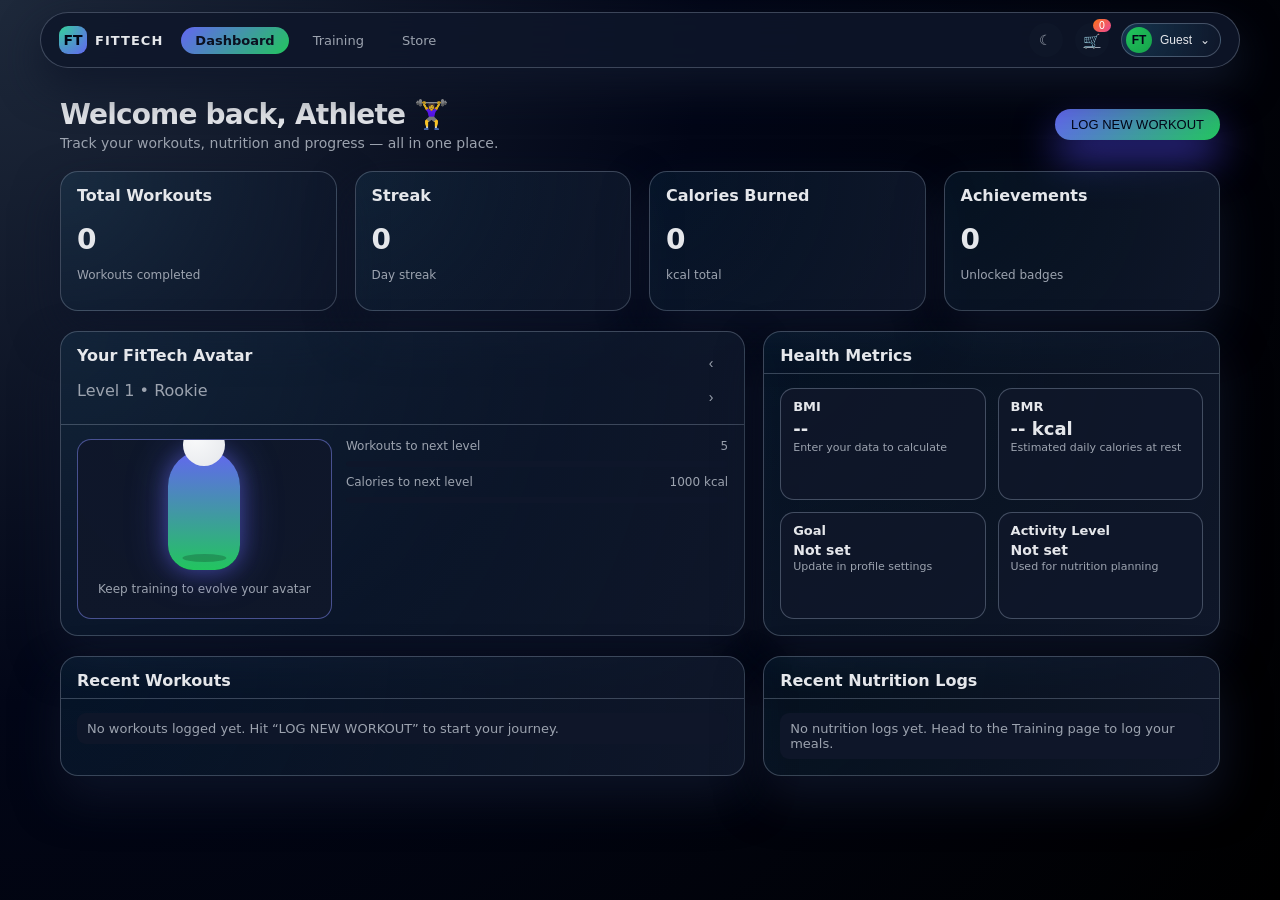
<file: index.html>
<!DOCTYPE html>
<html lang="en">
<head>
  <meta charset="UTF-8" />
  <meta name="viewport" content="width=device-width, initial-scale=1.0" />
  <title>FitTech Dashboard</title>
  <link rel="stylesheet" href="css/style.css" />
</head>
<body class="theme-default">
  <!-- Global App Wrapper -->
  <div class="app">
    <!-- Top Navigation -->
    <header class="top-nav">
      <div class="nav-left">
        <a href="index.html" class="logo">
          <span class="logo-mark">FT</span>
          <span class="logo-text">FitTech</span>
        </a>
        <nav class="nav-links">
          <a href="index.html" class="nav-link active">Dashboard</a>
          <a href="training.html" class="nav-link">Training</a>
          <a href="store.html" class="nav-link">Store</a>
        </nav>
      </div>
      <div class="nav-right">
        <button id="themeToggle" class="icon-button" aria-label="Toggle theme">
          <span class="icon-moon"></span>
        </button>
        <div class="cart-indicator">
          <a href="store.html" class="icon-button" aria-label="Open cart">
            <span class="icon-cart"></span>
            <span id="cartCount" class="badge">0</span>
          </a>
        </div>
        <div class="user-menu">
          <button id="userMenuToggle" class="user-avatar-button">
            <div class="avatar-circle" id="avatarInitials">FT</div>
            <span id="navUsername" class="username-label">Guest</span>
            <span class="icon-chevron-down"></span>
          </button>
          <div id="userDropdown" class="user-dropdown hidden">
            <button id="openProfileModal" class="dropdown-item">Profile Settings</button>
            <button id="logoutBtn" class="dropdown-item dropdown-danger">Logout</button>
          </div>
        </div>
      </div>
    </header>

    <!-- Main Content -->
    <main class="page page-dashboard">
      <section class="page-header">
        <div>
          <h1 class="page-title">Welcome back, <span id="heroUsername">Athlete</span> 🏋️‍♀️</h1>
          <p class="page-subtitle">Track your workouts, nutrition and progress — all in one place.</p>
        </div>
        <div class="page-header-actions">
          <button id="logWorkoutBtn" class="btn btn-primary">LOG NEW WORKOUT</button>
        </div>
      </section>

      <!-- Stats Grid -->
      <section class="cards-grid">
        <article class="card stat-card">
          <div class="card-header">
            <h2>Total Workouts</h2>
          </div>
          <div class="card-body">
            <div id="totalWorkouts" class="stat-value">0</div>
            <p class="stat-label">Workouts completed</p>
          </div>
        </article>

        <article class="card stat-card">
          <div class="card-header">
            <h2>Streak</h2>
          </div>
          <div class="card-body">
            <div id="streakDays" class="stat-value">0</div>
            <p class="stat-label">Day streak</p>
          </div>
        </article>

        <article class="card stat-card">
          <div class="card-header">
            <h2>Calories Burned</h2>
          </div>
          <div class="card-body">
            <div id="caloriesBurned" class="stat-value">0</div>
            <p class="stat-label">kcal total</p>
          </div>
        </article>

        <article class="card stat-card">
          <div class="card-header">
            <h2>Achievements</h2>
          </div>
          <div class="card-body">
            <div id="achievements" class="stat-value">0</div>
            <p class="stat-label">Unlocked badges</p>
          </div>
        </article>
      </section>

      <!-- Character + Metrics -->
      <section class="layout-two-column">
        <!-- Character Progress -->
        <article class="card character-card">
          <div class="card-header">
            <div>
              <h2>Your FitTech Avatar</h2>
              <p class="muted">Level <span id="avatarLevel">1</span> • <span id="avatarTitle">Rookie</span></p>
            </div>
            <div class="character-controls">
              <button id="prevCharacter" class="icon-button subtle">
                <span class="icon-chevron-left"></span>
              </button>
              <button id="nextCharacter" class="icon-button subtle">
                <span class="icon-chevron-right"></span>
              </button>
            </div>
          </div>
          <div class="card-body character-body">
            <div id="characterCanvas" class="character-visual">
              <!-- character.js will render SVG / shapes here -->
              <div class="character-placeholder">
                <div class="character-figure"></div>
                <p class="muted small">Keep training to evolve your avatar</p>
              </div>
            </div>
            <div class="character-progress">
              <div class="progress-row">
                <span>Workouts to next level</span>
                <span id="workoutsToNextLevel">5</span>
              </div>
              <div class="progress-bar">
                <div id="workoutProgressBar" class="progress-fill" style="width: 0%"></div>
              </div>
              <div class="progress-row">
                <span>Calories to next level</span>
                <span id="caloriesToNextLevel">1000 kcal</span>
              </div>
              <div class="progress-bar">
                <div id="calorieProgressBar" class="progress-fill progress-secondary" style="width: 0%"></div>
              </div>
            </div>
          </div>
        </article>

        <!-- Health Metrics -->
        <article class="card metrics-card">
          <div class="card-header">
            <h2>Health Metrics</h2>
          </div>
          <div class="card-body metrics-grid">
            <div class="metric-item">
              <h3>BMI</h3>
              <div id="bmiValue" class="metric-value">--</div>
              <p id="bmiCategory" class="metric-caption muted">Enter your data to calculate</p>
            </div>
            <div class="metric-item">
              <h3>BMR</h3>
              <div id="bmrValue" class="metric-value">-- kcal</div>
              <p class="metric-caption muted">Estimated daily calories at rest</p>
            </div>
            <div class="metric-item">
              <h3>Goal</h3>
              <div id="goalLabel" class="metric-value small">Not set</div>
              <p class="metric-caption muted">Update in profile settings</p>
            </div>
            <div class="metric-item">
              <h3>Activity Level</h3>
              <div id="activityLabel" class="metric-value small">Not set</div>
              <p class="metric-caption muted">Used for nutrition planning</p>
            </div>
          </div>
        </article>
      </section>

      <!-- Recent Activity -->
      <section class="layout-two-column">
        <article class="card">
          <div class="card-header">
            <h2>Recent Workouts</h2>
          </div>
          <div class="card-body">
            <ul id="recentWorkoutsList" class="list list-striped empty-state">
              <li>No workouts logged yet. Hit “LOG NEW WORKOUT” to start your journey.</li>
            </ul>
          </div>
        </article>

        <article class="card">
          <div class="card-header">
            <h2>Recent Nutrition Logs</h2>
          </div>
          <div class="card-body">
            <ul id="recentNutritionList" class="list list-striped empty-state">
              <li>No nutrition logs yet. Head to the Training page to log your meals.</li>
            </ul>
          </div>
        </article>
      </section>
    </main>
  </div>

  <!-- Profile Modal -->
  <div id="profileModal" class="modal hidden">
    <div class="modal-backdrop"></div>
    <div class="modal-dialog">
      <header class="modal-header">
        <h2>Profile Settings</h2>
        <button class="icon-button" id="closeProfileModal">
          <span class="icon-close"></span>
        </button>
      </header>
      <div class="modal-body">
        <form id="profileForm" class="form-grid">
          <div class="form-field">
            <label for="fullName">Full Name</label>
            <input type="text" id="fullName" name="full_name" placeholder="Your name" />
          </div>
          <div class="form-field">
            <label for="age">Age</label>
            <input type="number" id="age" name="age" min="10" max="100" />
          </div>
          <div class="form-field">
            <label for="gender">Gender</label>
            <select id="gender" name="gender">
              <option value="">Select</option>
              <option value="male">Male</option>
              <option value="female">Female</option>
              <option value="other">Other</option>
            </select>
          </div>
          <div class="form-field">
            <label for="height">Height (cm)</label>
            <input type="number" id="height" name="height" min="100" max="250" />
          </div>
          <div class="form-field">
            <label for="weight">Weight (kg)</label>
            <input type="number" id="weight" name="weight" min="30" max="250" step="0.1" />
          </div>
          <div class="form-field">
            <label for="fitnessGoal">Fitness Goal</label>
            <select id="fitnessGoal" name="fitness_goal">
              <option value="">Select</option>
              <option value="muscle_gain">Muscle Gain</option>
              <option value="fat_loss">Fat Loss</option>
              <option value="maintenance">Maintenance</option>
              <option value="endurance">Endurance</option>
            </select>
          </div>
          <div class="form-field">
            <label for="activityLevel">Activity Level</label>
            <select id="activityLevel" name="activity_level">
              <option value="">Select</option>
              <option value="sedentary">Sedentary</option>
              <option value="light">Light</option>
              <option value="moderate">Moderate</option>
              <option value="active">Active</option>
              <option value="very_active">Very Active</option>
            </select>
          </div>
        </form>
      </div>
      <footer class="modal-footer">
        <button class="btn btn-ghost" id="cancelProfileChanges">Cancel</button>
        <button class="btn btn-primary" id="saveProfileBtn">Save Changes</button>
      </footer>
    </div>
  </div>

  <!-- Log Workout Modal -->
  <div id="logWorkoutModal" class="modal hidden">
    <div class="modal-backdrop"></div>
    <div class="modal-dialog">
      <header class="modal-header">
        <h2>Log Workout</h2>
        <button class="icon-button" id="closeLogWorkoutModal">
          <span class="icon-close"></span>
        </button>
      </header>
      <div class="modal-body">
        <form id="logWorkoutForm" class="form-grid">
          <div class="form-field">
            <label for="workoutType">Workout Type</label>
            <select id="workoutType" name="workout_type" required>
              <option value="strength">Strength</option>
              <option value="cardio">Cardio</option>
              <option value="hiit">HIIT</option>
              <option value="yoga">Yoga</option>
              <option value="other">Other</option>
            </select>
          </div>
          <div class="form-field">
            <label for="durationMinutes">Duration (minutes)</label>
            <input type="number" id="durationMinutes" name="duration_minutes" min="5" max="300" required />
          </div>
          <div class="form-field">
            <label for="intensity">Intensity</label>
            <select id="intensity" name="intensity" required>
              <option value="light">Light</option>
              <option value="moderate">Moderate</option>
              <option value="hard">Hard</option>
              <option value="extreme">Extreme</option>
            </select>
          </div>
          <div class="form-field full-width">
            <label for="workoutNotes">Notes</label>
            <textarea id="workoutNotes" name="notes" rows="3" placeholder="Optional notes"></textarea>
          </div>
        </form>
      </div>
      <footer class="modal-footer">
        <button class="btn btn-ghost" id="cancelLogWorkout">Cancel</button>
        <button class="btn btn-primary" id="submitLogWorkout">Save Workout</button>
      </footer>
    </div>
  </div>

  <script src="js/config.js"></script>
  <script src="js/api.js"></script>
  <script src="js/auth.js"></script>
  <script src="js/character.js"></script>
  <script src="js/dashboard.js"></script>
</body>
</html>
</file>
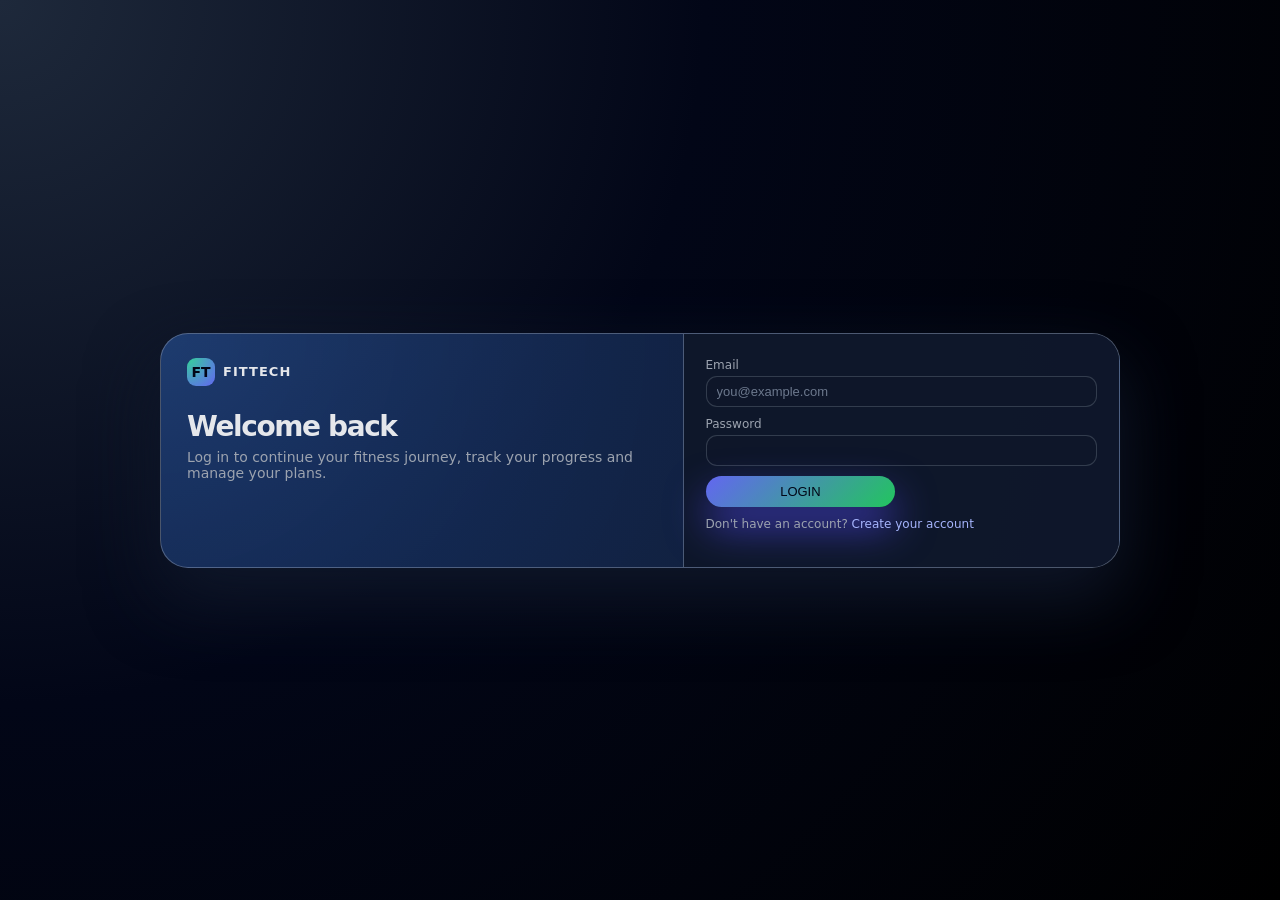
<file: login.html>
<!DOCTYPE html>
<html lang="en">
<head>
  <meta charset="UTF-8" />
  <meta name="viewport" content="width=device-width, initial-scale=1.0" />
  <title>FitTech Login</title>
  <link rel="stylesheet" href="css/style.css" />
</head>
<body class="theme-default auth-page">
  <main class="auth-wrapper">
    <section class="auth-card">
      <div class="auth-hero">
        <a href="index.html" class="logo auth-logo">
          <span class="logo-mark">FT</span>
          <span class="logo-text">FitTech</span>
        </a>
        <h1>Welcome back</h1>
        <p class="muted">
          Log in to continue your fitness journey, track your progress and manage your plans.
        </p>
      </div>
      <div class="auth-form-wrapper">
        <form id="loginForm" class="form-grid">
          <div class="form-field full-width">
            <label for="loginEmail">Email</label>
            <input type="email" id="loginEmail" name="email" required placeholder="you@example.com" />
          </div>
          <div class="form-field full-width">
            <label for="loginPassword">Password</label>
            <input type="password" id="loginPassword" name="password" required minlength="6" />
          </div>
          <div id="loginError" class="form-error hidden"></div>
          <button type="submit" class="btn btn-primary full-width">LOGIN</button>
        </form>
        <p class="auth-switch muted small">
          Don't have an account?
          <a href="register.html">Create your account</a>
        </p>
      </div>
    </section>
  </main>

  <script src="js/config.js"></script>
  <script src="js/api.js"></script>
  <script src="js/auth.js"></script>
</body>
</html>
</file>
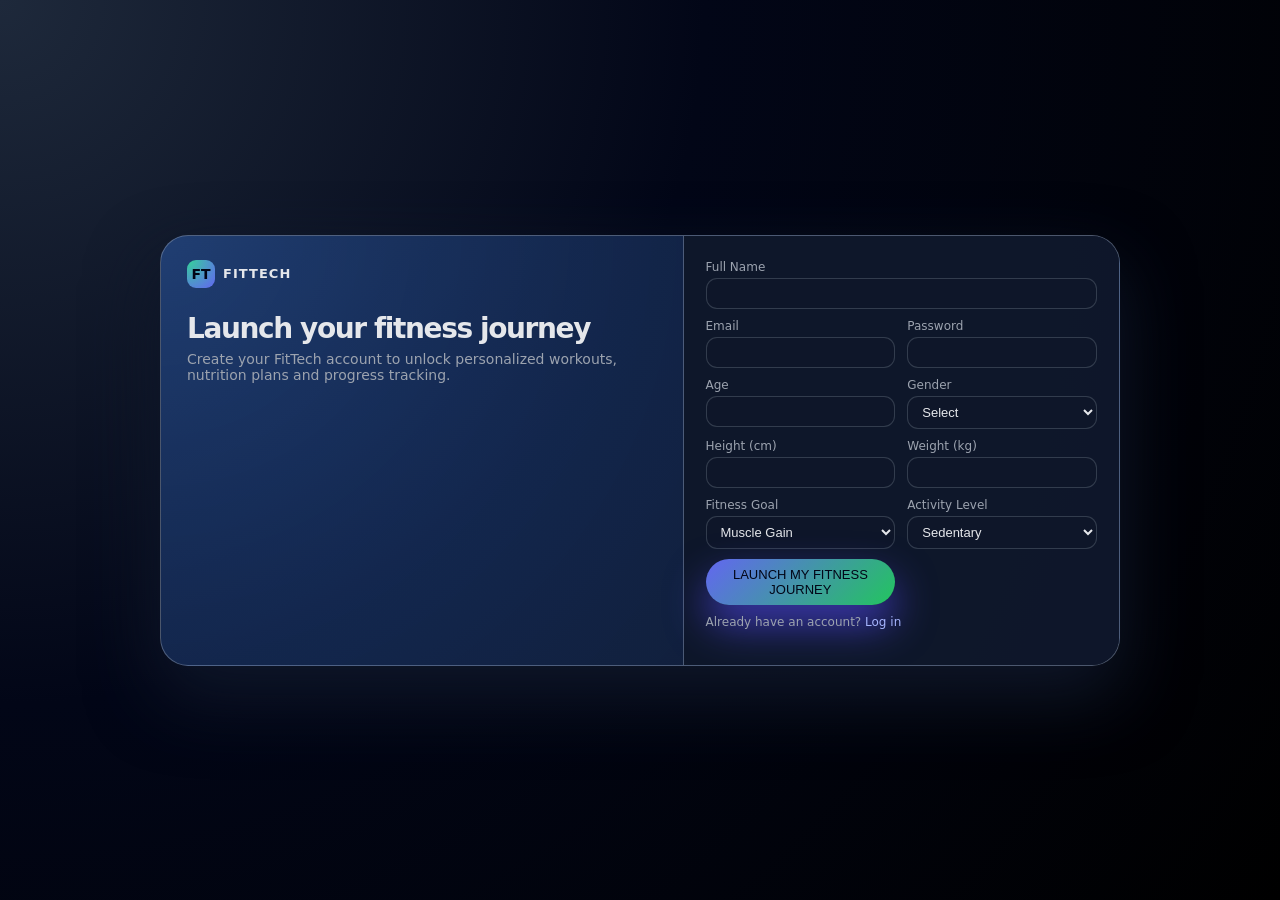
<file: register.html>
<!DOCTYPE html>
<html lang="en">
<head>
  <meta charset="UTF-8" />
  <meta name="viewport" content="width=device-width, initial-scale=1.0" />
  <title>FitTech Register</title>
  <link rel="stylesheet" href="css/style.css" />
</head>
<body class="theme-default auth-page">
  <main class="auth-wrapper">
    <section class="auth-card">
      <div class="auth-hero">
        <a href="index.html" class="logo auth-logo">
          <span class="logo-mark">FT</span>
          <span class="logo-text">FitTech</span>
        </a>
        <h1>Launch your fitness journey</h1>
        <p class="muted">
          Create your FitTech account to unlock personalized workouts, nutrition plans and progress tracking.
        </p>
      </div>
      <div class="auth-form-wrapper">
        <form id="registerForm" class="form-grid">
          <div class="form-field full-width">
            <label for="regFullName">Full Name</label>
            <input type="text" id="regFullName" name="full_name" required />
          </div>
          <div class="form-field">
            <label for="regEmail">Email</label>
            <input type="email" id="regEmail" name="email" required />
          </div>
          <div class="form-field">
            <label for="regPassword">Password</label>
            <input type="password" id="regPassword" name="password" required minlength="6" />
          </div>
          <div class="form-field">
            <label for="regAge">Age</label>
            <input type="number" id="regAge" name="age" min="10" max="100" />
          </div>
          <div class="form-field">
            <label for="regGender">Gender</label>
            <select id="regGender" name="gender">
              <option value="">Select</option>
              <option value="male">Male</option>
              <option value="female">Female</option>
              <option value="other">Other</option>
            </select>
          </div>
          <div class="form-field">
            <label for="regHeight">Height (cm)</label>
            <input type="number" id="regHeight" name="height" min="100" max="250" />
          </div>
          <div class="form-field">
            <label for="regWeight">Weight (kg)</label>
            <input type="number" id="regWeight" name="weight" min="30" max="250" step="0.1" />
          </div>
          <div class="form-field">
            <label for="regGoal">Fitness Goal</label>
            <select id="regGoal" name="fitness_goal">
              <option value="muscle_gain">Muscle Gain</option>
              <option value="fat_loss">Fat Loss</option>
              <option value="maintenance">Maintenance</option>
              <option value="endurance">Endurance</option>
            </select>
          </div>
          <div class="form-field">
            <label for="regActivity">Activity Level</label>
            <select id="regActivity" name="activity_level">
              <option value="sedentary">Sedentary</option>
              <option value="light">Light</option>
              <option value="moderate">Moderate</option>
              <option value="active">Active</option>
              <option value="very_active">Very Active</option>
            </select>
          </div>
          <div id="registerError" class="form-error hidden"></div>
          <button type="submit" class="btn btn-primary full-width">
            LAUNCH MY FITNESS JOURNEY
          </button>
        </form>
        <p class="auth-switch muted small">
          Already have an account?
          <a href="login.html">Log in</a>
        </p>
      </div>
    </section>
  </main>

  <script src="js/config.js"></script>
  <script src="js/api.js"></script>
  <script src="js/auth.js"></script>
</body>
</html>
</file>
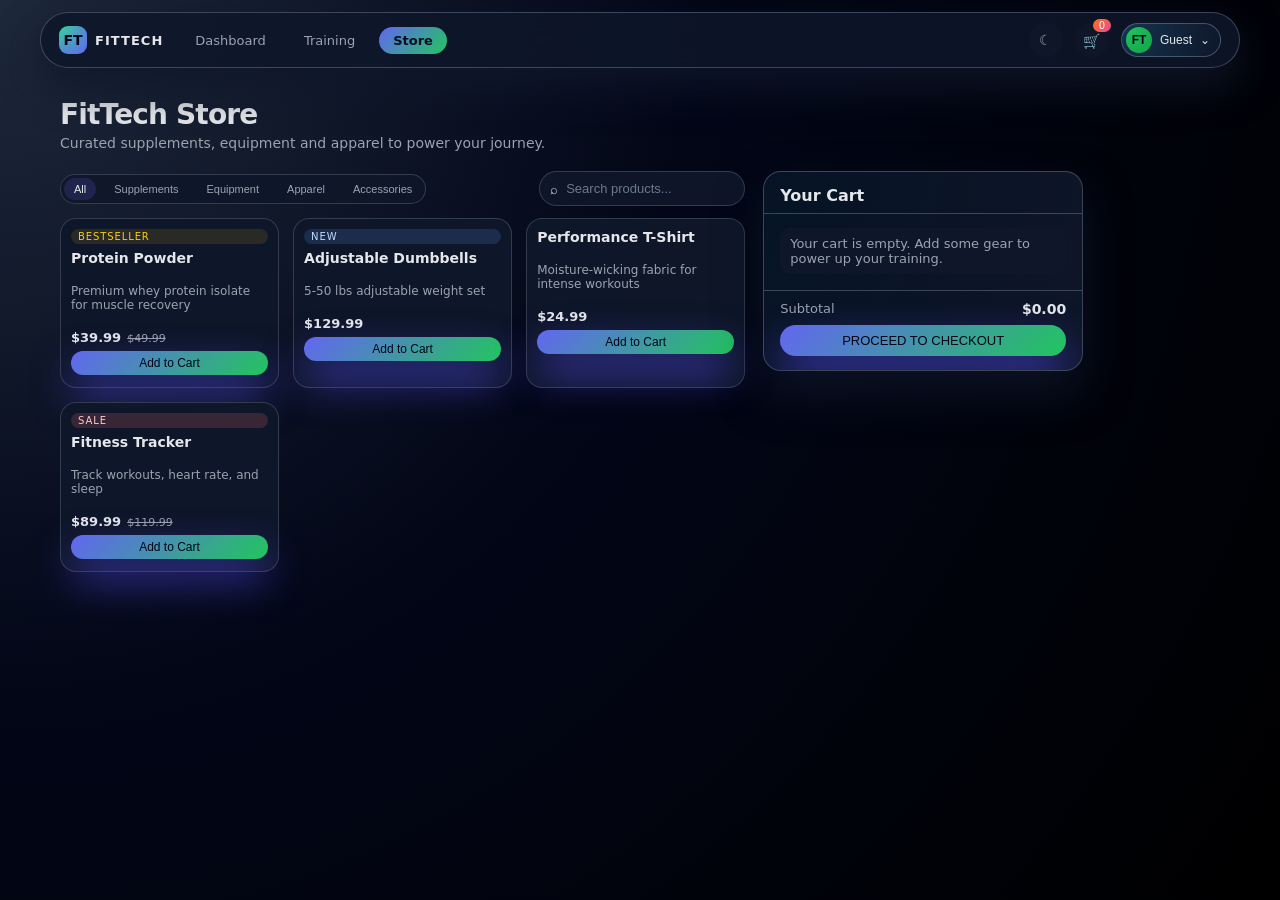
<file: store.html>
<!DOCTYPE html>
<html lang="en">
<head>
  <meta charset="UTF-8" />
  <meta name="viewport" content="width=device-width, initial-scale=1.0" />
  <title>FitTech Store</title>
  <link rel="stylesheet" href="css/style.css" />
</head>
<body class="theme-default">
  <div class="app">
    <header class="top-nav">
      <div class="nav-left">
        <a href="index.html" class="logo">
          <span class="logo-mark">FT</span>
          <span class="logo-text">FitTech</span>
        </a>
        <nav class="nav-links">
          <a href="index.html" class="nav-link">Dashboard</a>
          <a href="training.html" class="nav-link">Training</a>
          <a href="store.html" class="nav-link active">Store</a>
        </nav>
      </div>
      <div class="nav-right">
        <button id="themeToggle" class="icon-button" aria-label="Toggle theme">
          <span class="icon-moon"></span>
        </button>
        <div class="cart-indicator">
          <div class="icon-button" aria-label="Cart">
            <span class="icon-cart"></span>
            <span id="cartCount" class="badge">0</span>
          </div>
        </div>
        <div class="user-menu">
          <button id="userMenuToggle" class="user-avatar-button">
            <div class="avatar-circle" id="avatarInitials">FT</div>
            <span id="navUsername" class="username-label">Guest</span>
            <span class="icon-chevron-down"></span>
          </button>
          <div id="userDropdown" class="user-dropdown hidden">
            <button id="openProfileModal" class="dropdown-item">Profile Settings</button>
            <button id="logoutBtn" class="dropdown-item dropdown-danger">Logout</button>
          </div>
        </div>
      </div>
    </header>

    <main class="page page-store">
      <section class="page-header">
        <div>
          <h1 class="page-title">FitTech Store</h1>
          <p class="page-subtitle">Curated supplements, equipment and apparel to power your journey.</p>
        </div>
      </section>

      <section class="layout-two-column layout-stacked-mobile store-layout">
        <!-- Filters + Products -->
        <div class="store-main">
          <div class="store-toolbar">
            <div class="pill-tabs" id="productCategoryTabs">
              <button data-category="" class="pill-tab active">All</button>
              <button data-category="supplements" class="pill-tab">Supplements</button>
              <button data-category="equipment" class="pill-tab">Equipment</button>
              <button data-category="apparel" class="pill-tab">Apparel</button>
              <button data-category="accessories" class="pill-tab">Accessories</button>
            </div>
            <div class="search-input">
              <span class="icon-search"></span>
              <input id="productSearchInput" type="text" placeholder="Search products..." />
            </div>
          </div>

          <div id="productsGrid" class="products-grid">
            <!-- store.js will render products; show simple placeholders before data loads -->
            <div class="empty-state full-width">
              Loading products...
            </div>
          </div>
        </div>

        <!-- Cart Sidebar -->
        <aside class="cart-sidebar card">
          <div class="card-header">
            <h2>Your Cart</h2>
          </div>
          <div class="card-body cart-body">
            <ul id="cartItemsList" class="list list-striped empty-state">
              <li>Your cart is empty. Add some gear to power up your training.</li>
            </ul>
          </div>
          <footer class="card-footer cart-footer">
            <div class="totals-row">
              <span>Subtotal</span>
              <span id="cartSubtotal" class="metric-value small">$0.00</span>
            </div>
            <button id="checkoutBtn" class="btn btn-primary full-width">PROCEED TO CHECKOUT</button>
          </footer>
        </aside>
      </section>
    </main>
  </div>

  <!-- Checkout Modal -->
  <div id="checkoutModal" class="modal hidden">
    <div class="modal-backdrop"></div>
    <div class="modal-dialog">
      <header class="modal-header">
        <h2>Order Confirmation</h2>
        <button class="icon-button" id="closeCheckoutModal">
          <span class="icon-close"></span>
        </button>
      </header>
      <div class="modal-body">
        <p class="muted">
          Review your order below. Click "CONFIRM ORDER" to complete your purchase.
        </p>
        <div id="checkoutItemsList" class="checkout-items-list" style="margin: 16px 0; padding: 12px; background: rgba(148, 163, 184, 0.1); border-radius: 8px;">
          <!-- Items will be rendered here -->
        </div>
        <div class="summary-row">
          <span>Total Items</span>
          <span id="checkoutItemCount">0</span>
        </div>
        <div class="summary-row" style="font-size: 18px; font-weight: 600; margin-top: 8px; padding-top: 8px; border-top: 1px solid rgba(148, 163, 184, 0.3);">
          <span>Total Amount</span>
          <span id="checkoutTotal" style="color: var(--accent-secondary);">$0.00</span>
        </div>
      </div>
      <footer class="modal-footer">
        <button class="btn btn-ghost" id="cancelCheckout">Cancel</button>
        <button class="btn btn-primary" id="confirmCheckout">CONFIRM ORDER</button>
      </footer>
    </div>
  </div>

  <!-- Shared Modals (Profile) -->
  <div id="profileModal" class="modal hidden">
    <div class="modal-backdrop"></div>
    <div class="modal-dialog">
      <header class="modal-header">
        <h2>Profile Settings</h2>
        <button class="icon-button" id="closeProfileModal">
          <span class="icon-close"></span>
        </button>
      </header>
      <div class="modal-body">
        <form id="profileForm" class="form-grid">
          <div class="form-field">
            <label for="fullName">Full Name</label>
            <input type="text" id="fullName" name="full_name" placeholder="Your name" />
          </div>
          <div class="form-field">
            <label for="age">Age</label>
            <input type="number" id="age" name="age" min="10" max="100" />
          </div>
          <div class="form-field">
            <label for="gender">Gender</label>
            <select id="gender" name="gender">
              <option value="">Select</option>
              <option value="male">Male</option>
              <option value="female">Female</option>
              <option value="other">Other</option>
            </select>
          </div>
          <div class="form-field">
            <label for="height">Height (cm)</label>
            <input type="number" id="height" name="height" min="100" max="250" />
          </div>
          <div class="form-field">
            <label for="weight">Weight (kg)</label>
            <input type="number" id="weight" name="weight" min="30" max="250" step="0.1" />
          </div>
          <div class="form-field">
            <label for="fitnessGoal">Fitness Goal</label>
            <select id="fitnessGoal" name="fitness_goal">
              <option value="">Select</option>
              <option value="muscle_gain">Muscle Gain</option>
              <option value="fat_loss">Fat Loss</option>
              <option value="maintenance">Maintenance</option>
              <option value="endurance">Endurance</option>
            </select>
          </div>
          <div class="form-field">
            <label for="activityLevel">Activity Level</label>
            <select id="activityLevel" name="activity_level">
              <option value="">Select</option>
              <option value="sedentary">Sedentary</option>
              <option value="light">Light</option>
              <option value="moderate">Moderate</option>
              <option value="active">Active</option>
              <option value="very_active">Very Active</option>
            </select>
          </div>
        </form>
      </div>
      <footer class="modal-footer">
        <button class="btn btn-ghost" id="cancelProfileChanges">Cancel</button>
        <button class="btn btn-primary" id="saveProfileBtn">Save Changes</button>
      </footer>
    </div>
  </div>

  <script src="js/config.js"></script>
  <script src="js/api.js"></script>
  <script src="js/auth.js"></script>
  <script src="js/store.js"></script>
</body>
</html>
</file>
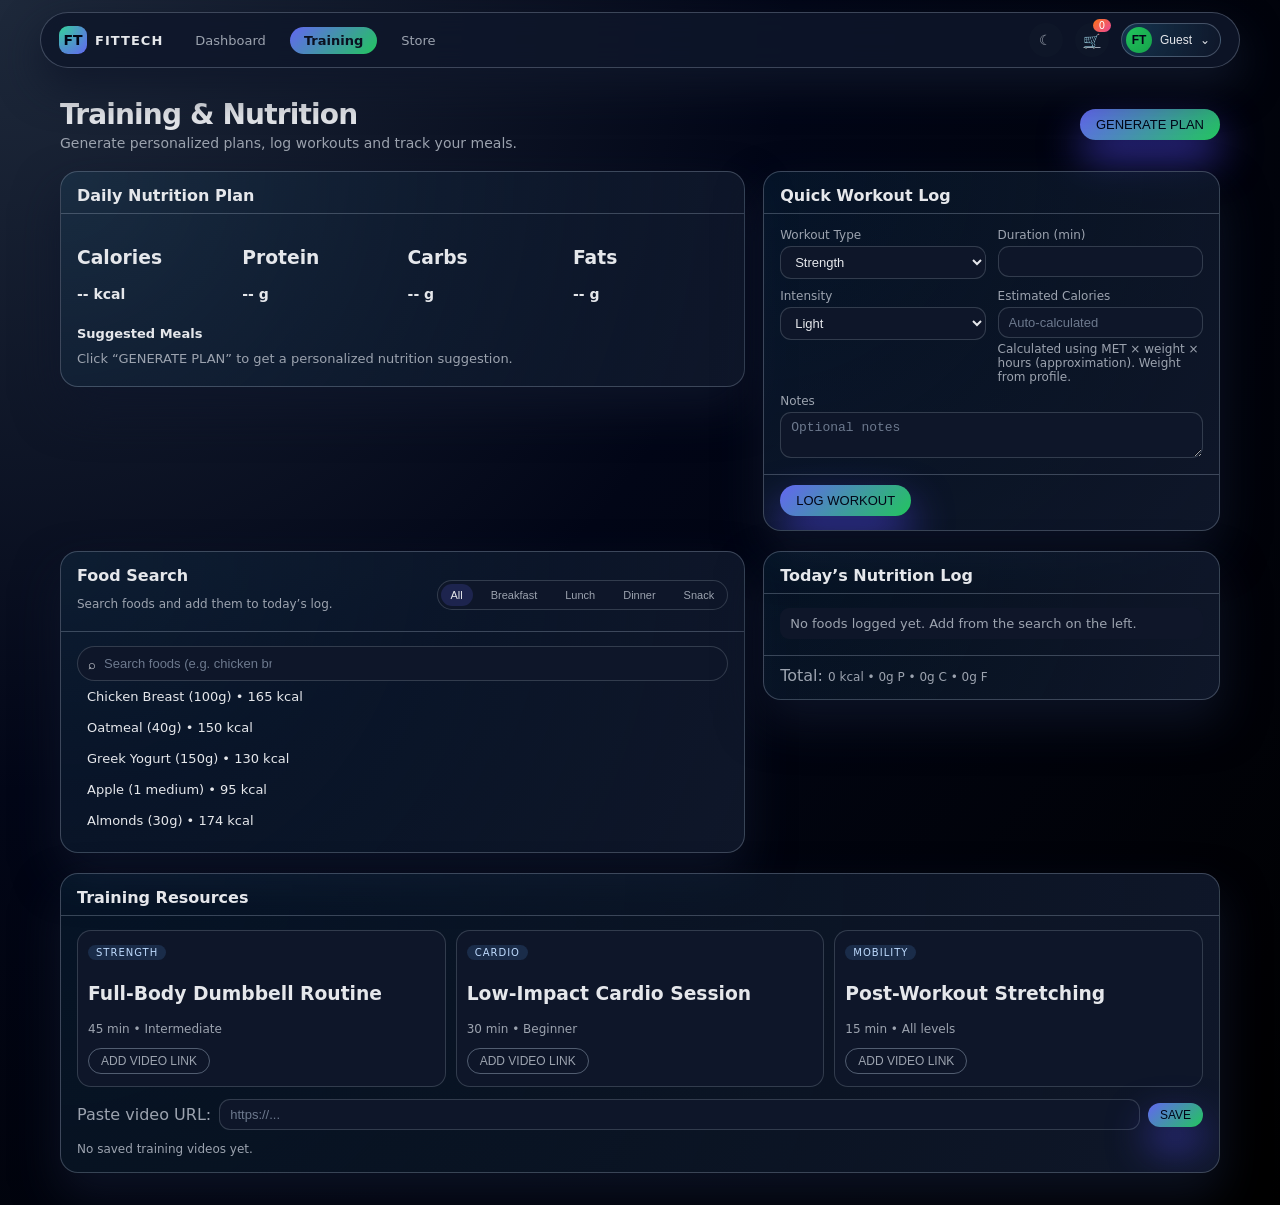
<file: training.html>
<!DOCTYPE html>
<html lang="en">
<head>
  <meta charset="UTF-8" />
  <meta name="viewport" content="width=device-width, initial-scale=1.0" />
  <title>FitTech Training Center</title>
  <link rel="stylesheet" href="css/style.css" />
</head>
<body class="theme-default">
  <div class="app">
    <header class="top-nav">
      <div class="nav-left">
        <a href="index.html" class="logo">
          <span class="logo-mark">FT</span>
          <span class="logo-text">FitTech</span>
        </a>
        <nav class="nav-links">
          <a href="index.html" class="nav-link">Dashboard</a>
          <a href="training.html" class="nav-link active">Training</a>
          <a href="store.html" class="nav-link">Store</a>
        </nav>
      </div>
      <div class="nav-right">
        <button id="themeToggle" class="icon-button" aria-label="Toggle theme">
          <span class="icon-moon"></span>
        </button>
        <div class="cart-indicator">
          <a href="store.html" class="icon-button" aria-label="Open cart">
            <span class="icon-cart"></span>
            <span id="cartCount" class="badge">0</span>
          </a>
        </div>
        <div class="user-menu">
          <button id="userMenuToggle" class="user-avatar-button">
            <div class="avatar-circle" id="avatarInitials">FT</div>
            <span id="navUsername" class="username-label">Guest</span>
            <span class="icon-chevron-down"></span>
          </button>
          <div id="userDropdown" class="user-dropdown hidden">
            <button id="openProfileModal" class="dropdown-item">Profile Settings</button>
            <button id="logoutBtn" class="dropdown-item dropdown-danger">Logout</button>
          </div>
        </div>
      </div>
    </header>

    <main class="page page-training">
      <section class="page-header">
        <div>
          <h1 class="page-title">Training & Nutrition</h1>
          <p class="page-subtitle">Generate personalized plans, log workouts and track your meals.</p>
        </div>
        <div class="page-header-actions">
          <button id="generatePlanBtn" class="btn btn-primary">GENERATE PLAN</button>
        </div>
      </section>

      <section class="layout-two-column layout-stacked-mobile">
        <!-- Nutrition Plan -->
        <article class="card">
          <div class="card-header">
            <h2>Daily Nutrition Plan</h2>
          </div>
          <div class="card-body nutrition-plan">
            <div class="plan-summary">
              <div>
                <h3>Calories</h3>
                <p id="planCalories" class="metric-value small">-- kcal</p>
              </div>
              <div>
                <h3>Protein</h3>
                <p id="planProtein" class="metric-value small">-- g</p>
              </div>
              <div>
                <h3>Carbs</h3>
                <p id="planCarbs" class="metric-value small">-- g</p>
              </div>
              <div>
                <h3>Fats</h3>
                <p id="planFats" class="metric-value small">-- g</p>
              </div>
            </div>
            <div class="plan-meals">
              <h3>Suggested Meals</h3>
              <ul id="planMealsList" class="list list-compact empty-state">
                <li>Click “GENERATE PLAN” to get a personalized nutrition suggestion.</li>
              </ul>
            </div>
          </div>
        </article>

        <!-- Quick Workout Log -->
        <article class="card">
          <div class="card-header">
            <h2>Quick Workout Log</h2>
          </div>
          <div class="card-body">
            <form id="quickWorkoutForm" class="form-grid">
              <div class="form-field">
                <label for="qwType">Workout Type</label>
                <select id="qwType" name="workout_type">
                  <option value="strength">Strength</option>
                  <option value="cardio">Cardio</option>
                  <option value="hiit">HIIT</option>
                  <option value="yoga">Yoga</option>
                  <option value="other">Other</option>
                </select>
              </div>
              <div class="form-field">
                <label for="qwDuration">Duration (min)</label>
                <input type="number" id="qwDuration" name="duration_minutes" min="5" max="300" />
              </div>
              <div class="form-field">
                <label for="qwIntensity">Intensity</label>
                <select id="qwIntensity" name="intensity">
                  <option value="light">Light</option>
                  <option value="moderate">Moderate</option>
                  <option value="hard">Hard</option>
                  <option value="extreme">Extreme</option>
                </select>
              </div>
              <div class="form-field">
                <label for="qwCalories">Estimated Calories</label>
                <input type="number" id="qwCalories" name="calories_burned" readonly placeholder="Auto-calculated" />
                <small class="muted small">
                  Calculated using MET × weight × hours (approximation). Weight from profile.
                </small>
              </div>
              <div class="form-field full-width">
                <label for="qwNotes">Notes</label>
                <textarea id="qwNotes" name="notes" rows="2" placeholder="Optional notes"></textarea>
              </div>
            </form>
          </div>
          <footer class="card-footer">
            <button id="logWorkoutTrainingBtn" class="btn btn-primary">LOG WORKOUT</button>
          </footer>
        </article>
      </section>

      <!-- Food Search & Logs -->
      <section class="layout-two-column layout-stacked-mobile">
        <!-- Food Search -->
        <article class="card">
          <div class="card-header card-header-row">
            <div>
              <h2>Food Search</h2>
              <p class="muted small">Search foods and add them to today’s log.</p>
            </div>
            <div class="pill-tabs" id="foodFilterTabs">
              <button data-type="all" class="pill-tab active">All</button>
              <button data-type="breakfast" class="pill-tab">Breakfast</button>
              <button data-type="lunch" class="pill-tab">Lunch</button>
              <button data-type="dinner" class="pill-tab">Dinner</button>
              <button data-type="snack" class="pill-tab">Snack</button>
            </div>
          </div>
          <div class="card-body">
            <div class="search-input">
              <span class="icon-search"></span>
              <input
                id="foodSearchInput"
                type="text"
                placeholder="Search foods (e.g. chicken breast, oatmeal, apple)..."
              />
            </div>
            <ul id="foodResultsList" class="list list-clickable empty-state">
              <li>Start typing to search foods. In后端实现前端将使用本地示例数据。</li>
            </ul>
          </div>
        </article>

        <!-- Today Nutrition Log -->
        <article class="card">
          <div class="card-header">
            <h2>Today’s Nutrition Log</h2>
          </div>
          <div class="card-body">
            <ul id="todayNutritionList" class="list list-striped empty-state">
              <li>No foods logged yet. Add from the search on the left.</li>
            </ul>
          </div>
          <footer class="card-footer">
            <div class="totals-row">
              <span>Total:</span>
              <span id="todayTotals" class="muted small">0 kcal • 0g P • 0g C • 0g F</span>
            </div>
          </footer>
        </article>
      </section>

      <!-- Training Videos -->
      <section class="card">
        <div class="card-header">
          <h2>Training Resources</h2>
        </div>
        <div class="card-body training-resources">
          <div class="resources-grid">
            <div class="resource-card">
              <div class="resource-tag">Strength</div>
              <h3>Full-Body Dumbbell Routine</h3>
              <p class="muted small">45 min • Intermediate</p>
              <button class="btn btn-ghost small" data-video-type="strength">ADD VIDEO LINK</button>
            </div>
            <div class="resource-card">
              <div class="resource-tag">Cardio</div>
              <h3>Low-Impact Cardio Session</h3>
              <p class="muted small">30 min • Beginner</p>
              <button class="btn btn-ghost small" data-video-type="cardio">ADD VIDEO LINK</button>
            </div>
            <div class="resource-card">
              <div class="resource-tag">Mobility</div>
              <h3>Post-Workout Stretching</h3>
              <p class="muted small">15 min • All levels</p>
              <button class="btn btn-ghost small" data-video-type="mobility">ADD VIDEO LINK</button>
            </div>
          </div>
          <div id="videoUrlInputRow" class="video-url-input hidden">
            <label for="videoUrlInput">Paste video URL:</label>
            <input type="url" id="videoUrlInput" placeholder="https://..." />
            <button id="saveVideoUrlBtn" class="btn btn-primary small">SAVE</button>
          </div>
          <div id="savedVideosList" class="saved-videos muted small">
            <!-- training.js will render saved video links here -->
          </div>
        </div>
      </section>
    </main>
  </div>

  <!-- Shared Modals (Profile) -->
  <div id="profileModal" class="modal hidden">
    <div class="modal-backdrop"></div>
    <div class="modal-dialog">
      <header class="modal-header">
        <h2>Profile Settings</h2>
        <button class="icon-button" id="closeProfileModal">
          <span class="icon-close"></span>
        </button>
      </header>
      <div class="modal-body">
        <form id="profileForm" class="form-grid">
          <div class="form-field">
            <label for="fullName">Full Name</label>
            <input type="text" id="fullName" name="full_name" placeholder="Your name" />
          </div>
          <div class="form-field">
            <label for="age">Age</label>
            <input type="number" id="age" name="age" min="10" max="100" />
          </div>
          <div class="form-field">
            <label for="gender">Gender</label>
            <select id="gender" name="gender">
              <option value="">Select</option>
              <option value="male">Male</option>
              <option value="female">Female</option>
              <option value="other">Other</option>
            </select>
          </div>
          <div class="form-field">
            <label for="height">Height (cm)</label>
            <input type="number" id="height" name="height" min="100" max="250" />
          </div>
          <div class="form-field">
            <label for="weight">Weight (kg)</label>
            <input type="number" id="weight" name="weight" min="30" max="250" step="0.1" />
          </div>
          <div class="form-field">
            <label for="fitnessGoal">Fitness Goal</label>
            <select id="fitnessGoal" name="fitness_goal">
              <option value="">Select</option>
              <option value="muscle_gain">Muscle Gain</option>
              <option value="fat_loss">Fat Loss</option>
              <option value="maintenance">Maintenance</option>
              <option value="endurance">Endurance</option>
            </select>
          </div>
          <div class="form-field">
            <label for="activityLevel">Activity Level</label>
            <select id="activityLevel" name="activity_level">
              <option value="">Select</option>
              <option value="sedentary">Sedentary</option>
              <option value="light">Light</option>
              <option value="moderate">Moderate</option>
              <option value="active">Active</option>
              <option value="very_active">Very Active</option>
            </select>
          </div>
        </form>
      </div>
      <footer class="modal-footer">
        <button class="btn btn-ghost" id="cancelProfileChanges">Cancel</button>
        <button class="btn btn-primary" id="saveProfileBtn">Save Changes</button>
      </footer>
    </div>
  </div>

  <script src="js/config.js"></script>
  <script src="js/api.js"></script>
  <script src="js/auth.js"></script>
  <script src="js/training.js"></script>
</body>
</html>
</file>
<file: css/style.css>
:root {
  --bg: #050816;
  --bg-elevated: #0b1020;
  --bg-elevated-soft: #111827;
  --border-subtle: rgba(148, 163, 184, 0.3);
  --accent: #6366f1;
  --accent-soft: rgba(99, 102, 241, 0.12);
  --accent-strong: #4f46e5;
  --accent-secondary: #22c55e;
  --text: #e5e7eb;
  --text-soft: #9ca3af;
  --danger: #f97373;
  --radius-lg: 18px;
  --radius-md: 12px;
  --radius-pill: 999px;
  --shadow-soft: 0 22px 45px rgba(15, 23, 42, 0.8);
  --blur-nav: 18px;
}

*,
*::before,
*::after {
  box-sizing: border-box;
}

html,
body {
  margin: 0;
  padding: 0;
  font-family: system-ui, -apple-system, BlinkMacSystemFont, 'SF Pro Text', sans-serif;
  background: radial-gradient(circle at top left, #1e293b 0, #020617 45%, #000 100%);
  color: var(--text);
}

body.theme-default {
  min-height: 100vh;
}

.app {
  min-height: 100vh;
  max-width: 1200px;
  margin: 0 auto;
  padding: 72px 20px 32px;
}

/* Top Navigation */
.top-nav {
  position: fixed;
  top: 12px;
  left: 50%;
  transform: translateX(-50%);
  z-index: 50;
  width: min(1200px, 100% - 24px);
  padding: 10px 18px;
  border-radius: 999px;
  display: flex;
  align-items: center;
  justify-content: space-between;
  background: rgba(15, 23, 42, 0.86);
  backdrop-filter: blur(var(--blur-nav));
  border: 1px solid rgba(148, 163, 184, 0.35);
  box-shadow: 0 18px 40px rgba(15, 23, 42, 0.9);
}

.nav-left {
  display: flex;
  align-items: center;
  gap: 18px;
}

.logo {
  display: flex;
  align-items: center;
  gap: 8px;
  text-decoration: none;
  color: var(--text);
}

.logo-mark {
  width: 28px;
  height: 28px;
  border-radius: 9px;
  background: radial-gradient(circle at 0 0, #34d399, #6366f1);
  display: flex;
  align-items: center;
  justify-content: center;
  font-weight: 700;
  font-size: 14px;
  color: #020617;
}

.logo-text {
  font-weight: 600;
  letter-spacing: 0.08em;
  font-size: 13px;
  text-transform: uppercase;
  color: #e5e7eb;
}

.nav-links {
  display: flex;
  gap: 10px;
}

.nav-link {
  position: relative;
  padding: 6px 14px;
  border-radius: 999px;
  font-size: 13px;
  text-decoration: none;
  color: var(--text-soft);
  transition: background 0.2s ease, color 0.2s ease, transform 0.15s ease;
}

.nav-link:hover {
  background: rgba(15, 23, 42, 0.95);
  color: var(--text);
  transform: translateY(-1px);
}

.nav-link.active {
  background: linear-gradient(135deg, #6366f1, #22c55e);
  color: #0b1020;
  font-weight: 600;
}

.nav-right {
  display: flex;
  align-items: center;
  gap: 12px;
}

.icon-button {
  position: relative;
  border: none;
  background: rgba(15, 23, 42, 0.88);
  border-radius: 999px;
  width: 34px;
  height: 34px;
  display: flex;
  align-items: center;
  justify-content: center;
  color: var(--text-soft);
  cursor: pointer;
  transition: background 0.2s ease, color 0.2s ease, transform 0.1s ease, box-shadow 0.2s ease;
  box-shadow: 0 0 0 rgba(99, 102, 241, 0);
}

.icon-button:hover {
  background: rgba(30, 64, 175, 0.6);
  color: #e5e7eb;
  transform: translateY(-1px);
  box-shadow: 0 12px 25px rgba(37, 99, 235, 0.45);
}

.icon-button.subtle {
  background: transparent;
  box-shadow: none;
}

.badge {
  position: absolute;
  top: -4px;
  right: -2px;
  min-width: 18px;
  padding: 1px 4px;
  border-radius: 999px;
  font-size: 10px;
  background: linear-gradient(135deg, #f97316, #ec4899);
  color: white;
  display: inline-flex;
  align-items: center;
  justify-content: center;
}

.user-menu {
  position: relative;
}

.user-avatar-button {
  display: inline-flex;
  align-items: center;
  gap: 8px;
  border-radius: 999px;
  border: 1px solid rgba(148, 163, 184, 0.4);
  padding: 3px 10px 3px 4px;
  background: radial-gradient(circle at top left, rgba(56, 189, 248, 0.2), rgba(15, 23, 42, 0.96));
  color: var(--text);
  cursor: pointer;
  font-size: 12px;
}

.avatar-circle {
  width: 26px;
  height: 26px;
  border-radius: 999px;
  background: radial-gradient(circle at top left, #22c55e, #16a34a);
  display: flex;
  align-items: center;
  justify-content: center;
  font-weight: 600;
  color: #020617;
  font-size: 12px;
}

.username-label {
  max-width: 80px;
  white-space: nowrap;
  text-overflow: ellipsis;
  overflow: hidden;
}

.user-dropdown {
  position: absolute;
  right: 0;
  margin-top: 8px;
  background: rgba(15, 23, 42, 0.98);
  border-radius: 14px;
  border: 1px solid rgba(148, 163, 184, 0.4);
  min-width: 180px;
  padding: 6px;
  box-shadow: var(--shadow-soft);
}

.user-dropdown.hidden {
  display: none;
}

.dropdown-item {
  width: 100%;
  padding: 8px 10px;
  text-align: left;
  background: transparent;
  border: none;
  border-radius: 10px;
  font-size: 13px;
  color: var(--text-soft);
  cursor: pointer;
}

.dropdown-item:hover {
  background: rgba(15, 23, 42, 0.95);
  color: var(--text);
}

.dropdown-danger {
  color: var(--danger);
}

/* Page Layout */
.page {
  margin-top: 26px;
  display: flex;
  flex-direction: column;
  gap: 20px;
}

.page-header {
  display: flex;
  align-items: center;
  justify-content: space-between;
  gap: 16px;
}

.page-title {
  margin: 0 0 4px;
  font-size: 28px;
  letter-spacing: -0.03em;
}

.page-subtitle {
  margin: 0;
  font-size: 14px;
  color: var(--text-soft);
}

.page-header-actions {
  display: flex;
  gap: 10px;
}

/* Cards & Layout */
.cards-grid {
  display: grid;
  grid-template-columns: repeat(4, minmax(0, 1fr));
  gap: 18px;
}

.card {
  background: radial-gradient(circle at top left, rgba(56, 189, 248, 0.08), rgba(15, 23, 42, 0.98));
  border-radius: var(--radius-lg);
  border: 1px solid rgba(148, 163, 184, 0.35);
  box-shadow: var(--shadow-soft);
  overflow: hidden;
  display: flex;
  flex-direction: column;
  transition: transform 0.18s ease, box-shadow 0.18s ease, border-color 0.18s ease;
}

.card:hover {
  transform: translateY(-3px);
  box-shadow: 0 24px 50px rgba(15, 23, 42, 0.95);
  border-color: rgba(129, 140, 248, 0.7);
}

.card-header {
  padding: 14px 16px 8px;
  border-bottom: 1px solid rgba(148, 163, 184, 0.35);
  display: flex;
  align-items: flex-start;
  justify-content: space-between;
  gap: 12px;
}

.card-header-row {
  align-items: center;
}

.card-header h2 {
  margin: 0;
  font-size: 16px;
}

.card-body {
  padding: 14px 16px 16px;
  flex: 1;
}

.card-footer {
  padding: 10px 16px 14px;
  border-top: 1px solid rgba(148, 163, 184, 0.35);
}

.stat-card .card-header {
  border-bottom: none;
}

.stat-card .card-body {
  padding-top: 10px;
}

.stat-value {
  font-size: 28px;
  font-weight: 700;
  letter-spacing: -0.05em;
}

.stat-label {
  font-size: 12px;
  color: var(--text-soft);
}

.layout-two-column {
  display: grid;
  grid-template-columns: 3fr 2fr;
  gap: 18px;
}

.layout-stacked-mobile {
  align-items: flex-start;
}

.character-body {
  display: grid;
  grid-template-columns: 2fr 3fr;
  gap: 14px;
}

.character-visual {
  background: radial-gradient(circle at top, rgba(15, 23, 42, 0.95), rgba(15, 23, 42, 1));
  border-radius: 14px;
  border: 1px solid rgba(129, 140, 248, 0.5);
  display: flex;
  align-items: center;
  justify-content: center;
  min-height: 180px;
  position: relative;
  overflow: hidden;
}

.character-placeholder {
  text-align: center;
  position: relative;
  z-index: 1;
}

.character-figure {
  width: 72px;
  height: 120px;
  margin: 0 auto 8px;
  border-radius: 40px 40px 28px 28px;
  background: linear-gradient(180deg, #6366f1, #22c55e);
  position: relative;
  transition: all 0.4s cubic-bezier(0.4, 0, 0.2, 1);
  animation: characterBreathe 3s ease-in-out infinite;
  cursor: pointer;
}

.character-figure:hover {
  transform: scale(1.1);
  animation: characterPulse 0.6s ease-in-out;
}

.character-figure::before {
  content: '';
  position: absolute;
  top: -26px;
  left: 50%;
  transform: translateX(-50%);
  width: 42px;
  height: 42px;
  border-radius: 50%;
  background: radial-gradient(circle at 30% 30%, #f9fafb, #e5e7eb);
  animation: headBob 2s ease-in-out infinite;
}

.character-figure::after {
  content: '';
  position: absolute;
  bottom: 8px;
  left: 50%;
  transform: translateX(-50%);
  width: 60%;
  height: 8px;
  border-radius: 50%;
  background: rgba(0, 0, 0, 0.2);
  animation: shadowPulse 3s ease-in-out infinite;
}

/* 不同等级的外观 */
.character-visual[data-level-stage="stage-rookie"] .character-figure {
  background: linear-gradient(180deg, #6366f1, #22c55e);
  box-shadow: 0 0 20px rgba(99, 102, 241, 0.4), 0 0 40px rgba(99, 102, 241, 0.2);
}

.character-visual[data-level-stage="stage-advanced"] .character-figure {
  background: linear-gradient(180deg, #8b5cf6, #06b6d4);
  box-shadow: 0 0 25px rgba(139, 92, 246, 0.5), 0 0 50px rgba(139, 92, 246, 0.3);
}

.character-visual[data-level-stage="stage-elite"] .character-figure {
  background: linear-gradient(180deg, #f59e0b, #ef4444);
  box-shadow: 0 0 30px rgba(245, 158, 11, 0.6), 0 0 60px rgba(245, 158, 11, 0.4);
}

.character-visual[data-level-stage="stage-master"] .character-figure {
  background: linear-gradient(180deg, #ec4899, #fbbf24);
  box-shadow: 0 0 35px rgba(236, 72, 153, 0.7), 0 0 70px rgba(236, 72, 153, 0.5);
  animation: characterBreathe 2s ease-in-out infinite, masterGlow 2s ease-in-out infinite alternate;
}

/* 不同变体的样式 */
.character-figure[data-variant="variant-a"] {
  transform: scale(1);
}

.character-figure[data-variant="variant-b"] {
  transform: scale(0.95) rotate(-2deg);
}

.character-figure[data-variant="variant-c"] {
  transform: scale(1.05) rotate(2deg);
}

/* 动画效果 */
@keyframes characterBreathe {
  0%, 100% {
    transform: scale(1) translateY(0);
  }
  50% {
    transform: scale(1.05) translateY(-3px);
  }
}

@keyframes characterPulse {
  0%, 100% {
    transform: scale(1.1);
  }
  50% {
    transform: scale(1.15);
  }
}

@keyframes headBob {
  0%, 100% {
    transform: translateX(-50%) translateY(0);
  }
  50% {
    transform: translateX(-50%) translateY(-2px);
  }
}

@keyframes shadowPulse {
  0%, 100% {
    opacity: 0.3;
    transform: translateX(-50%) scale(1);
  }
  50% {
    opacity: 0.5;
    transform: translateX(-50%) scale(1.1);
  }
}

@keyframes masterGlow {
  0% {
    filter: brightness(1);
  }
  100% {
    filter: brightness(1.2);
  }
}

.character-animate {
  animation: levelUpFlash 1s ease-out;
}

@keyframes levelUpFlash {
  0% {
    transform: scale(1);
    filter: brightness(1);
  }
  50% {
    transform: scale(1.2);
    filter: brightness(1.5);
  }
  100% {
    transform: scale(1);
    filter: brightness(1);
  }
}

/* 升级通知动画 */
@keyframes levelUpPop {
  0% {
    transform: translate(-50%, -50%) scale(0);
    opacity: 0;
  }
  50% {
    transform: translate(-50%, -50%) scale(1.1);
    opacity: 1;
  }
  100% {
    transform: translate(-50%, -50%) scale(1);
    opacity: 1;
  }
}

@keyframes levelUpFadeOut {
  0% {
    opacity: 1;
    transform: translate(-50%, -50%) scale(1);
  }
  100% {
    opacity: 0;
    transform: translate(-50%, -50%) scale(0.8);
  }
}

.level-up-notification {
  pointer-events: none;
}

.level-up-content {
  background: rgba(15, 23, 42, 0.95);
  border: 2px solid #22c55e;
  border-radius: 12px;
  padding: 12px 20px;
  display: flex;
  align-items: center;
  gap: 12px;
  box-shadow: 0 8px 32px rgba(34, 197, 94, 0.4);
}

.level-up-icon {
  font-size: 24px;
  animation: bounce 0.6s ease-in-out infinite;
}

.level-up-text {
  display: flex;
  flex-direction: column;
  color: #e5e7eb;
  font-size: 14px;
}

.level-up-text strong {
  color: #22c55e;
  font-size: 16px;
}

@keyframes bounce {
  0%, 100% {
    transform: translateY(0);
  }
  50% {
    transform: translateY(-5px);
  }
}

.character-progress {
  display: flex;
  flex-direction: column;
  gap: 8px;
}

.progress-row {
  display: flex;
  justify-content: space-between;
  font-size: 12px;
  color: var(--text-soft);
}

.progress-bar {
  width: 100%;
  height: 6px;
  border-radius: 999px;
  background: rgba(15, 23, 42, 0.98);
  overflow: hidden;
}

.progress-fill {
  height: 100%;
  width: 0;
  background: linear-gradient(90deg, #6366f1, #22c55e);
  transition: width 0.3s ease;
}

.progress-secondary {
  background: linear-gradient(90deg, #f97316, #ec4899);
}

.metrics-grid {
  display: grid;
  grid-template-columns: repeat(2, minmax(0, 1fr));
  gap: 12px;
}

.metric-item {
  padding: 10px 12px;
  border-radius: 14px;
  background: rgba(15, 23, 42, 0.95);
  border: 1px solid rgba(148, 163, 184, 0.4);
}

.metric-item h3 {
  margin: 0 0 4px;
  font-size: 13px;
}

.metric-value {
  font-size: 18px;
  font-weight: 600;
}

.metric-value.small {
  font-size: 14px;
}

.metric-caption {
  margin: 2px 0 0;
  font-size: 11px;
}

.list {
  list-style: none;
  margin: 0;
  padding: 0;
  font-size: 13px;
}

.list-striped li {
  padding: 8px 10px;
  border-radius: 9px;
}

.list-striped li:nth-child(odd) {
  background: rgba(15, 23, 42, 0.95);
}

.list-compact li {
  padding: 4px 0;
}

.list-clickable li {
  padding: 8px 10px;
  border-radius: 9px;
  cursor: pointer;
}

.list-clickable li:hover {
  background: rgba(15, 23, 42, 0.98);
}

.empty-state li,
.empty-state {
  color: var(--text-soft);
}

/* Buttons */
.btn {
  border-radius: 999px;
  border: none;
  padding: 8px 16px;
  font-size: 13px;
  font-weight: 500;
  cursor: pointer;
  display: inline-flex;
  align-items: center;
  justify-content: center;
  gap: 6px;
  transition: transform 0.12s ease, box-shadow 0.2s ease, background 0.2s ease, color 0.2s ease;
}

.btn-primary {
  background: linear-gradient(135deg, #6366f1, #22c55e);
  color: #020617;
  box-shadow: 0 20px 40px rgba(79, 70, 229, 0.7);
}

.btn-primary:hover {
  transform: translateY(-1px);
  box-shadow: 0 24px 55px rgba(30, 64, 175, 0.85);
}

.btn-ghost {
  background: transparent;
  border: 1px solid rgba(148, 163, 184, 0.5);
  color: var(--text-soft);
}

.btn-ghost:hover {
  background: rgba(15, 23, 42, 0.98);
  color: var(--text);
}

.btn.small {
  padding: 5px 12px;
  font-size: 12px;
}

.btn.full-width {
  width: 100%;
}

/* Forms */
.form-grid {
  display: grid;
  grid-template-columns: repeat(2, minmax(0, 1fr));
  gap: 10px 12px;
}

.form-field {
  display: flex;
  flex-direction: column;
  gap: 4px;
  font-size: 12px;
}

.form-field.full-width {
  grid-column: 1 / -1;
}

label {
  color: var(--text-soft);
}

input,
select,
textarea {
  border-radius: 11px;
  border: 1px solid rgba(55, 65, 81, 0.9);
  padding: 7px 10px;
  font-size: 13px;
  background: rgba(15, 23, 42, 0.96);
  color: var(--text);
  outline: none;
  transition: border-color 0.15s ease, box-shadow 0.15s ease, background 0.15s ease;
}

input::placeholder,
textarea::placeholder {
  color: rgba(148, 163, 184, 0.7);
}

input:focus,
select:focus,
textarea:focus {
  border-color: rgba(129, 140, 248, 0.9);
  box-shadow: 0 0 0 1px rgba(129, 140, 248, 0.8);
  background: rgba(15, 23, 42, 1);
}

.form-error {
  grid-column: 1 / -1;
  padding: 6px 10px;
  border-radius: 10px;
  background: rgba(239, 68, 68, 0.12);
  border: 1px solid rgba(248, 113, 113, 0.7);
  color: #fecaca;
  font-size: 12px;
}

.hidden {
  display: none;
}

.muted {
  color: var(--text-soft);
}

.small {
  font-size: 12px;
}

/* Search & Filters */
.search-input {
  display: flex;
  align-items: center;
  gap: 8px;
  padding: 7px 10px;
  border-radius: 999px;
  background: rgba(15, 23, 42, 0.95);
  border: 1px solid rgba(55, 65, 81, 0.9);
}

.search-input input {
  border: none;
  padding: 0;
  background: transparent;
}

.pill-tabs {
  display: flex;
  flex-wrap: wrap;
  gap: 8px;
  background: rgba(15, 23, 42, 0.9);
  border-radius: 999px;
  padding: 3px;
  border: 1px solid rgba(55, 65, 81, 0.9);
}

.pill-tab {
  border-radius: 999px;
  border: none;
  padding: 5px 10px;
  font-size: 11px;
  color: var(--text-soft);
  background: transparent;
  cursor: pointer;
}

.pill-tab.active {
  background: rgba(99, 102, 241, 0.18);
  color: #e5e7eb;
}

/* Store */
.store-layout {
  align-items: flex-start;
}

.store-main {
  display: flex;
  flex-direction: column;
  gap: 12px;
}

.store-toolbar {
  display: flex;
  align-items: center;
  justify-content: space-between;
  gap: 12px;
}

.products-grid {
  display: grid;
  grid-template-columns: repeat(3, minmax(0, 1fr));
  gap: 14px;
}

.product-card {
  border-radius: 16px;
  padding: 10px 10px 12px;
  background: rgba(15, 23, 42, 0.96);
  border: 1px solid rgba(55, 65, 81, 0.9);
  display: flex;
  flex-direction: column;
  gap: 6px;
}

.product-title {
  margin: 0;
  font-size: 14px;
}

.product-price-row {
  display: flex;
  align-items: baseline;
  gap: 6px;
  font-size: 13px;
}

.product-price-current {
  color: #e5e7eb;
  font-weight: 600;
}

.product-price-original {
  color: var(--text-soft);
  text-decoration: line-through;
  font-size: 11px;
}

.product-badge {
  display: inline-flex;
  align-items: center;
  padding: 2px 7px;
  border-radius: 999px;
  font-size: 10px;
  text-transform: uppercase;
  letter-spacing: 0.09em;
}

.badge-bestseller {
  background: rgba(234, 179, 8, 0.12);
  color: #facc15;
}

.badge-new {
  background: rgba(96, 165, 250, 0.16);
  color: #bfdbfe;
}

.badge-sale {
  background: rgba(248, 113, 113, 0.18);
  color: #fecaca;
}

.cart-sidebar {
  max-width: 320px;
}

.cart-body {
  max-height: 320px;
  overflow-y: auto;
}

.cart-item-row {
  display: grid;
  grid-template-columns: 1fr auto;
  gap: 4px 8px;
  align-items: center;
}

.cart-qty-controls {
  display: inline-flex;
  align-items: center;
  gap: 6px;
  font-size: 11px;
}

.cart-qty-btn {
  width: 20px;
  height: 20px;
  border-radius: 999px;
  border: 1px solid rgba(55, 65, 81, 0.9);
  background: transparent;
  color: var(--text);
  cursor: pointer;
}

.cart-remove-btn {
  border: none;
  background: transparent;
  color: var(--text-soft);
  font-size: 11px;
  cursor: pointer;
}

.cart-footer .totals-row {
  display: flex;
  justify-content: space-between;
  margin-bottom: 8px;
  font-size: 13px;
}

.totals-row span:first-child {
  color: var(--text-soft);
}

/* Modals */
.modal {
  position: fixed;
  inset: 0;
  display: flex;
  align-items: center;
  justify-content: center;
  z-index: 40;
  animation: fadeIn 0.2s ease-out;
}

.modal.hidden {
  display: none !important;
  visibility: hidden !important;
  opacity: 0 !important;
  pointer-events: none !important;
}

@keyframes fadeIn {
  from {
    opacity: 0;
  }
  to {
    opacity: 1;
  }
}

@keyframes slideIn {
  from {
    transform: translateX(100%);
    opacity: 0;
  }
  to {
    transform: translateX(0);
    opacity: 1;
  }
}

@keyframes slideOut {
  from {
    transform: translateX(0);
    opacity: 1;
  }
  to {
    transform: translateX(100%);
    opacity: 0;
  }
}

.modal-backdrop {
  position: absolute;
  inset: 0;
  background: radial-gradient(circle at top left, rgba(79, 70, 229, 0.35), rgba(15, 23, 42, 0.95));
  backdrop-filter: blur(12px);
}

.modal-dialog {
  position: relative;
  width: min(480px, 100% - 32px);
  border-radius: 20px;
  background: rgba(15, 23, 42, 1);
  border: 1px solid rgba(148, 163, 184, 0.6);
  box-shadow: 0 30px 70px rgba(15, 23, 42, 0.98);
  z-index: 1;
}

.modal-header,
.modal-footer {
  padding: 12px 18px;
  border-bottom: 1px solid rgba(148, 163, 184, 0.45);
  display: flex;
  align-items: center;
  justify-content: space-between;
  gap: 8px;
}

.modal-footer {
  border-bottom: none;
  border-top: 1px solid rgba(148, 163, 184, 0.45);
}

.modal-body {
  padding: 12px 18px 16px;
}

.modal-header h2 {
  margin: 0;
  font-size: 16px;
}

.summary-row {
  display: flex;
  justify-content: space-between;
  margin-bottom: 6px;
  font-size: 13px;
}

.checkout-items-list {
  max-height: 200px;
  overflow-y: auto;
}

.checkout-item-row {
  display: flex;
  justify-content: space-between;
  padding: 8px 0;
  border-bottom: 1px solid rgba(148, 163, 184, 0.2);
  font-size: 13px;
}

.checkout-item-row:last-child {
  border-bottom: none;
}

.cart-item-name {
  font-weight: 500;
  margin-bottom: 4px;
}

.cart-qty-controls {
  display: flex;
  align-items: center;
  gap: 8px;
  margin-top: 8px;
}

.cart-qty-btn {
  width: 24px;
  height: 24px;
  border-radius: 4px;
  border: 1px solid rgba(148, 163, 184, 0.3);
  background: rgba(148, 163, 184, 0.1);
  color: var(--text);
  cursor: pointer;
  font-size: 14px;
  display: flex;
  align-items: center;
  justify-content: center;
  transition: all 0.2s;
}

.cart-qty-btn:hover:not(:disabled) {
  background: rgba(99, 102, 241, 0.2);
  border-color: var(--accent);
}

.cart-qty-btn:disabled {
  opacity: 0.5;
  cursor: not-allowed;
}

.cart-qty-display {
  min-width: 24px;
  text-align: center;
  font-weight: 500;
}

.cart-remove-btn {
  margin-left: 8px;
  padding: 4px 8px;
  font-size: 11px;
  color: var(--danger);
  background: transparent;
  border: 1px solid rgba(249, 115, 115, 0.3);
  border-radius: 4px;
  cursor: pointer;
  transition: all 0.2s;
}

.cart-remove-btn:hover {
  background: rgba(249, 115, 115, 0.1);
  border-color: var(--danger);
}

/* Achievement Notification */
.achievement-notification {
  pointer-events: none;
}

.achievement-content {
  display: flex;
  align-items: center;
  gap: 12px;
}

.achievement-icon {
  font-size: 32px;
  animation: bounce 0.6s ease-in-out infinite;
}

.achievement-text {
  display: flex;
  flex-direction: column;
  gap: 4px;
}

.achievement-text strong {
  font-size: 14px;
  font-weight: 600;
  opacity: 0.9;
}

.achievement-text span {
  font-size: 16px;
  font-weight: 700;
}

.achievement-text small {
  font-size: 12px;
  opacity: 0.8;
}

/* Training */
.nutrition-plan .plan-summary {
  display: grid;
  grid-template-columns: repeat(4, minmax(0, 1fr));
  gap: 10px;
  margin-bottom: 10px;
}

.plan-meals h3 {
  margin: 0 0 6px;
  font-size: 13px;
}

.training-resources {
  display: flex;
  flex-direction: column;
  gap: 12px;
}

.resources-grid {
  display: grid;
  grid-template-columns: repeat(3, minmax(0, 1fr));
  gap: 10px;
}

.resource-card {
  border-radius: 14px;
  padding: 10px 10px 12px;
  background: rgba(15, 23, 42, 0.96);
  border: 1px solid rgba(55, 65, 81, 0.9);
}

.resource-tag {
  display: inline-flex;
  font-size: 10px;
  text-transform: uppercase;
  letter-spacing: 0.1em;
  padding: 2px 8px;
  border-radius: 999px;
  background: rgba(96, 165, 250, 0.15);
  color: #bfdbfe;
  margin-bottom: 4px;
}

.video-url-input {
  display: flex;
  align-items: center;
  gap: 8px;
}

.video-url-input input {
  flex: 1;
}

.saved-videos a {
  color: #93c5fd;
}

/* Auth pages */
.auth-page {
  min-height: 100vh;
  display: flex;
  align-items: center;
  justify-content: center;
}

.auth-wrapper {
  width: min(960px, 100% - 32px);
}

.auth-card {
  display: grid;
  grid-template-columns: 1.2fr 1fr;
  border-radius: 28px;
  overflow: hidden;
  border: 1px solid rgba(148, 163, 184, 0.45);
  box-shadow: 0 30px 70px rgba(15, 23, 42, 0.98);
  background: radial-gradient(circle at top left, rgba(59, 130, 246, 0.35), rgba(15, 23, 42, 1));
}

.auth-hero {
  padding: 24px 26px;
  border-right: 1px solid rgba(148, 163, 184, 0.45);
}

.auth-logo {
  margin-bottom: 24px;
}

.auth-hero h1 {
  margin: 0 0 6px;
  font-size: 28px;
  letter-spacing: -0.05em;
}

.auth-hero p {
  margin: 0;
  font-size: 14px;
}

.auth-form-wrapper {
  padding: 24px 22px;
  background: rgba(15, 23, 42, 0.98);
}

.auth-switch {
  margin-top: 10px;
}

.auth-switch a {
  color: #a5b4fc;
  text-decoration: none;
}

.auth-switch a:hover {
  text-decoration: underline;
}

/* Icons (minimal placeholders) */
.icon-moon::before {
  content: '☾';
  font-size: 14px;
}

.icon-cart::before {
  content: '🛒';
  font-size: 14px;
}

.icon-chevron-down::before {
  content: '⌄';
  font-size: 12px;
}

.icon-chevron-left::before {
  content: '‹';
  font-size: 14px;
}

.icon-chevron-right::before {
  content: '›';
  font-size: 14px;
}

.icon-close::before {
  content: '✕';
  font-size: 12px;
}

.icon-search::before {
  content: '⌕';
  font-size: 13px;
}

/* Responsive */
@media (max-width: 960px) {
  .app {
    padding-top: 76px;
  }

  .cards-grid {
    grid-template-columns: repeat(2, minmax(0, 1fr));
  }

  .layout-two-column {
    grid-template-columns: 1fr;
  }

  .character-body {
    grid-template-columns: 1fr;
  }

  .store-layout {
    grid-template-columns: 1fr;
  }

  .cart-sidebar {
    max-width: none;
  }

  .auth-card {
    grid-template-columns: 1fr;
  }

  .auth-hero {
    border-right: none;
    border-bottom: 1px solid rgba(148, 163, 184, 0.45);
  }
}

@media (max-width: 720px) {
  .top-nav {
    border-radius: 18px;
    padding-inline: 12px;
  }

  .nav-links {
    display: none;
  }

  .page-header {
    flex-direction: column;
    align-items: flex-start;
  }

  .cards-grid {
    grid-template-columns: 1fr;
  }

  .metrics-grid {
    grid-template-columns: 1fr;
  }

  .products-grid {
    grid-template-columns: repeat(2, minmax(0, 1fr));
  }
}

@media (max-width: 480px) {
  .products-grid {
    grid-template-columns: 1fr;
  }
}
</file>
